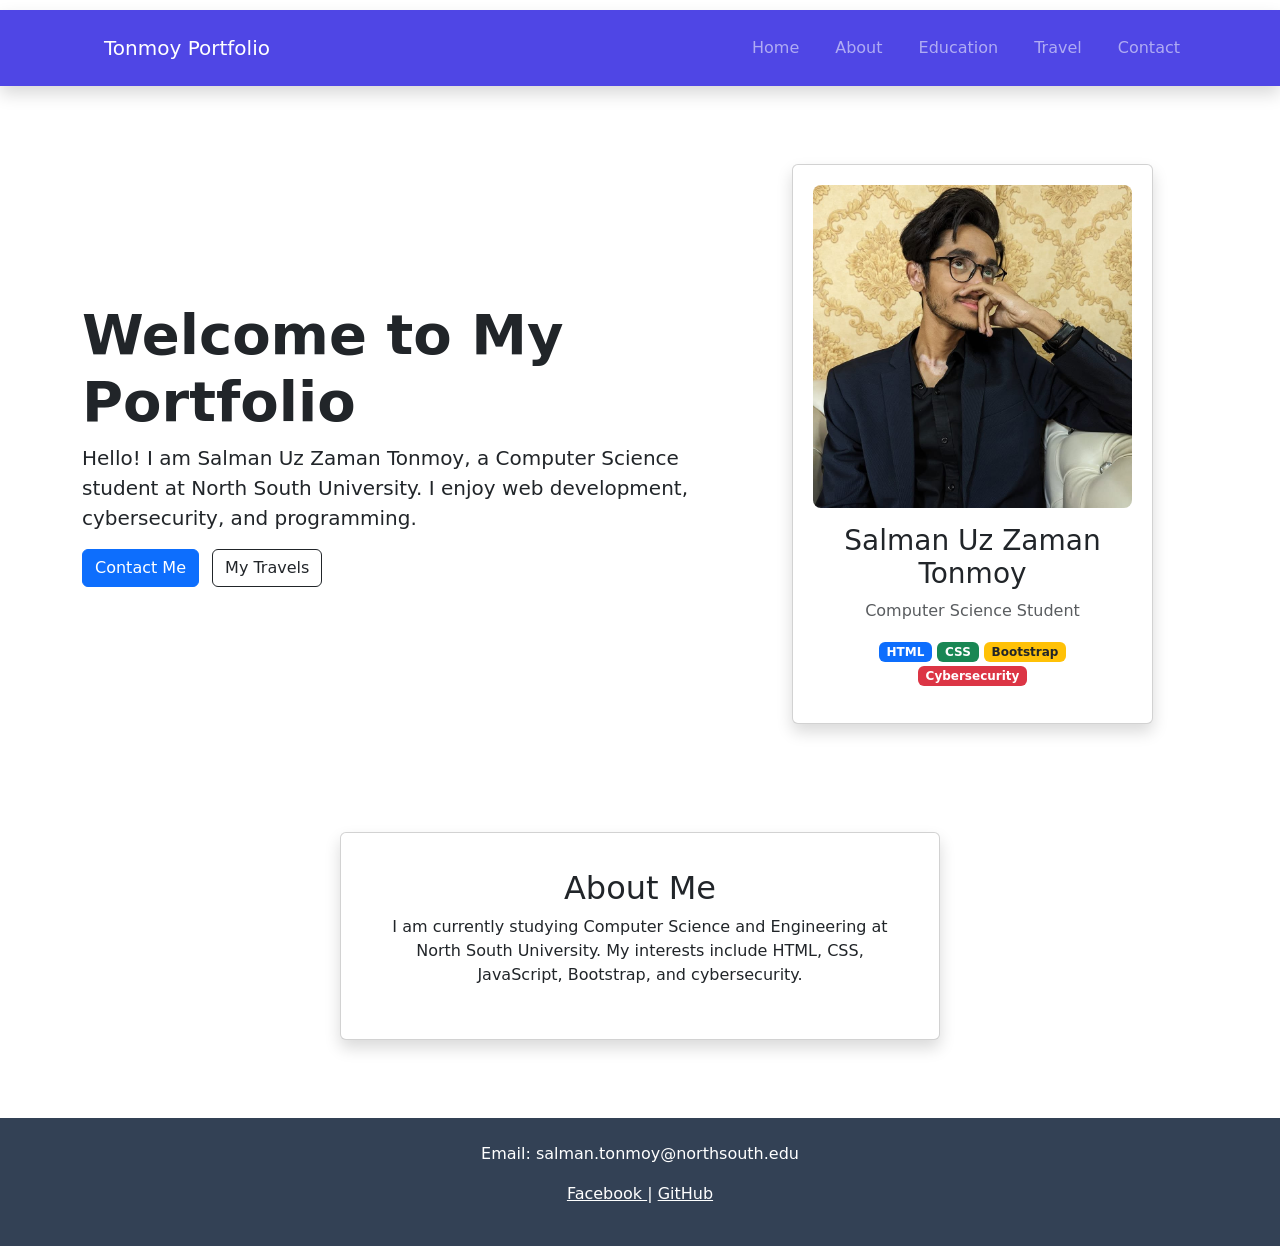
<file: index.html>
<!DOCTYPE html>
<html lang="en">
<head>
    <meta charset="UTF-8">
    <title>My Portfolio</title>
    <link rel="stylesheet" href="style.css">
    <link href="https://cdn.jsdelivr.net/npm/bootstrap@5.3.8/dist/css/bootstrap.min.css" rel="stylesheet">
</head>
<body class="d-flex flex-column min-vh-100">

<nav class="navbar navbar-expand-lg navbar-dark shadow"
     style="background-color:#4F46E5;">

<div class="container">

<a class="navbar-brand" href="index.html">

Tonmoy Portfolio

</a>

<button class="navbar-toggler"

type="button"

data-bs-toggle="collapse"

data-bs-target="#navbarNav">

<span class="navbar-toggler-icon"></span>

</button>

<div class="collapse navbar-collapse"

id="navbarNav">

<ul class="navbar-nav ms-auto">

<li class="nav-item">

<a class="nav-link"

href="index.html">

Home

</a>

</li>

<li class="nav-item">

<a class="nav-link"

href="about.html">

About

</a>

</li>

<li class="nav-item">

<a class="nav-link"

href="education.html">

Education

</a>

</li>

<li class="nav-item">

<a class="nav-link"
href="travel.html">

Travel

</a>

</li>

<li class="nav-item">

<a class="nav-link"

href="contact.html">

Contact

</a>

</li>

</ul>

</div>

</div>

</nav>

<main class="flex-grow-1">

<div class="container py-5">

    <div class="row align-items-center">

        <div class="col-md-7">

            <h1 class="display-4 fw-bold">
                Welcome to My Portfolio
            </h1>

            <p class="lead">
                Hello! I am <strong>Salman Uz Zaman Tonmoy</strong>, a Computer
                Science student at North South University. I enjoy web
                development, cybersecurity, and programming.
            </p>

            

            <a href="contact.html" class="btn btn-primary me-2">
                Contact Me
            </a>

            <a href="travel.html" class="btn btn-outline-dark">
                My Travels
            </a>

        </div>

        <div class="col-md-5">

            <div class="card shadow">

                <img src="images/profile.jpg"
                     class="card-img-top"
                     alt="Profile">

                <div class="card-body text-center">

                    <h3>Salman Uz Zaman Tonmoy</h3>

                    <p class="text-muted">
                        Computer Science Student
                    </p>

                    <span class="badge bg-primary">HTML</span>

                    <span class="badge bg-success">CSS</span>

                    <span class="badge bg-warning text-dark">Bootstrap</span>

                    <span class="badge bg-danger">Cybersecurity</span>

                </div>

            </div>

        </div>

    </div>

</div>

<div class="container mb-5">

    <div class="card shadow">

        <div class="card-body">

            <h2>About Me</h2>

            <p>
                I am currently studying Computer Science and Engineering
                at North South University. My interests include HTML,
                CSS, JavaScript, Bootstrap, and cybersecurity.
            </p>

        </div>

    </div>

</div>

</main>

<footer class="text-white text-center p-4"
        style="background-color:#334155;">

    <p>Email: salman.tonmoy@northsouth.edu</p>

    <p>

        <a href="https://facebook.com"
           class="text-white">

            Facebook

        </a>

        |

        <a href="https://github.com/s-alman867/cse-482"
           class="text-white">

            GitHub

        </a>

    </p>

</footer>
    <script src="https://cdn.jsdelivr.net/npm/bootstrap@5.3.8/dist/js/bootstrap.bundle.min.js"></script>
</body>
</html>
</file>
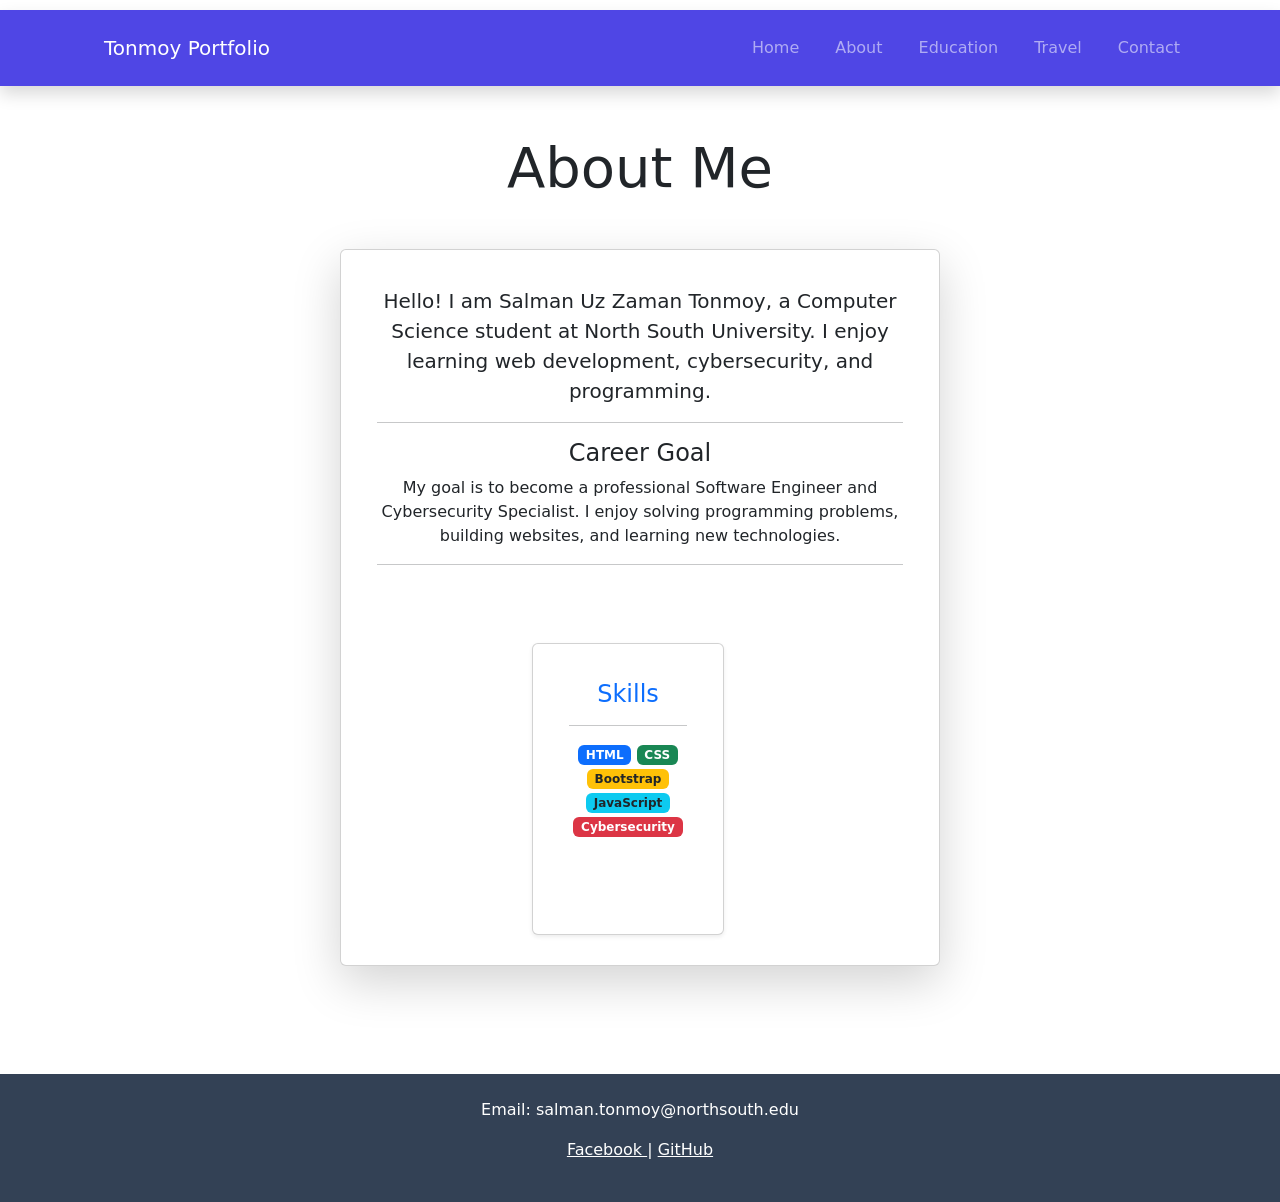
<file: about.html>
<!DOCTYPE html>
<html lang="en">
<head>
    <meta charset="UTF-8">
    <title>My Portfolio</title>
    <link rel="stylesheet" href="style.css">
    <link href="https://cdn.jsdelivr.net/npm/bootstrap@5.3.8/dist/css/bootstrap.min.css" rel="stylesheet">
</head>
<body class="d-flex flex-column min-vh-100">

<nav class="navbar navbar-expand-lg navbar-dark shadow"
     style="background-color:#4F46E5;">

<div class="container">

<a class="navbar-brand" href="index.html">

Tonmoy Portfolio

</a>

<button class="navbar-toggler"

type="button"

data-bs-toggle="collapse"

data-bs-target="#navbarNav">

<span class="navbar-toggler-icon"></span>

</button>

<div class="collapse navbar-collapse"

id="navbarNav">

<ul class="navbar-nav ms-auto">

<li class="nav-item">

<a class="nav-link"

href="index.html">

Home

</a>

</li>

<li class="nav-item">

<a class="nav-link"

href="about.html">

About

</a>

</li>

<li class="nav-item">

<a class="nav-link"

href="education.html">

Education

</a>

</li>

<li class="nav-item">

<a class="nav-link"
href="travel.html">

Travel

</a>

</li>

<li class="nav-item">

<a class="nav-link"

href="contact.html">

Contact

</a>

</li>

</ul>

</div>

</div>

</nav>

<main class="flex-grow-1">

<div class="container py-5">

    <h1 class="text-center display-4 mb-5">
        About Me
    </h1>

    <div class="card shadow-lg">

        <div class="card-body">

            

            <p class="lead">
                Hello! I am <strong>Salman Uz Zaman Tonmoy</strong>, a Computer
                Science student at North South University. I enjoy learning
                web development, cybersecurity, and programming.
            </p>

            <hr>

            <h4>Career Goal</h4>

            <p>
                My goal is to become a professional Software Engineer and
                Cybersecurity Specialist. I enjoy solving programming problems,
                building websites, and learning new technologies.
            </p>

            <hr>

           <div class="row mt-4">

    
            <div class="row justify-content-center mt-4">
    <div class="col-md-6 mb-4">

        <div class="card shadow-sm h-100">

            <div class="card-body">

                <h4 class="card-title text-primary">
                    Skills
                </h4>

                <hr>

                <span class="badge bg-primary">HTML</span>
                <span class="badge bg-success">CSS</span>
                <span class="badge bg-warning text-dark">Bootstrap</span>
                <span class="badge bg-info text-dark">JavaScript</span>
                <span class="badge bg-danger">Cybersecurity</span>

            </div>

        </div>

    </div>



</div>

        </div>

    </div>

</div>

</main>

<footer class="text-white text-center p-4"
        style="background-color:#334155;">

    <p>Email: salman.tonmoy@northsouth.edu</p>

    <p>

        <a href="https://facebook.com"
           class="text-white">

            Facebook

        </a>

        |

        <a href="https://github.com/s-alman867/cse-482"
           class="text-white">

            GitHub

        </a>

    </p>

</footer>
    <script src="https://cdn.jsdelivr.net/npm/bootstrap@5.3.8/dist/js/bootstrap.bundle.min.js"></script>
</body>
</html>
</file>
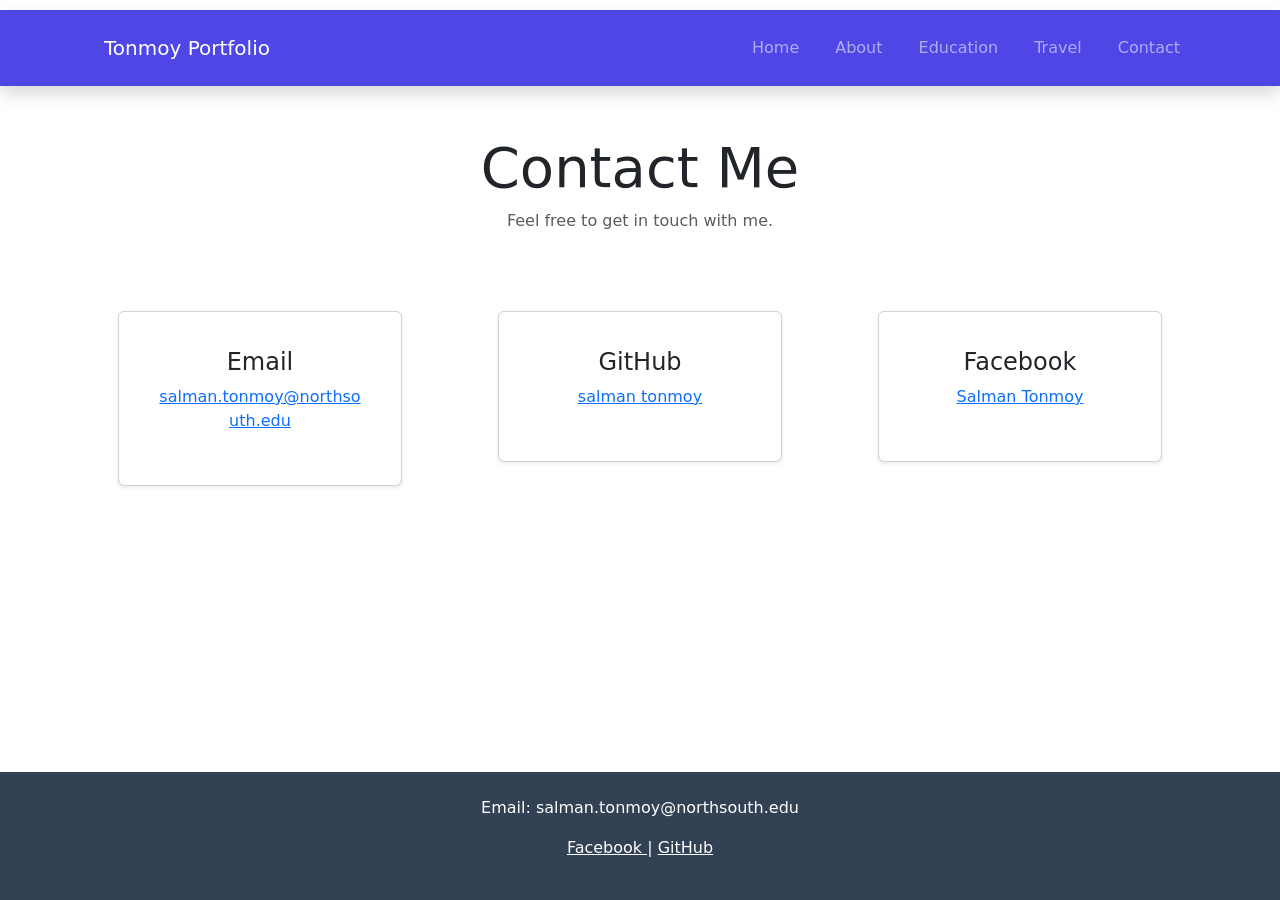
<file: contact.html>
<!DOCTYPE html>
<html lang="en">
<head>
    <meta charset="UTF-8">
    <title>My Portfolio</title>
    <link rel="stylesheet" href="style.css">
    <link href="https://cdn.jsdelivr.net/npm/bootstrap@5.3.8/dist/css/bootstrap.min.css" rel="stylesheet">
</head>
<body class="d-flex flex-column min-vh-100">

<nav class="navbar navbar-expand-lg navbar-dark shadow"
     style="background-color:#4F46E5;">

<div class="container">

<a class="navbar-brand" href="index.html">

Tonmoy Portfolio

</a>

<button class="navbar-toggler"

type="button"

data-bs-toggle="collapse"

data-bs-target="#navbarNav">

<span class="navbar-toggler-icon"></span>

</button>

<div class="collapse navbar-collapse"

id="navbarNav">

<ul class="navbar-nav ms-auto">

<li class="nav-item">

<a class="nav-link"

href="index.html">

Home

</a>

</li>

<li class="nav-item">

<a class="nav-link"

href="about.html">

About

</a>

</li>

<li class="nav-item">

<a class="nav-link"

href="education.html">

Education

</a>

</li>

<li class="nav-item">

<a class="nav-link"
href="travel.html">

Travel

</a>

</li>

<li class="nav-item">

<a class="nav-link"

href="contact.html">

Contact

</a>

</li>

</ul>

</div>

</div>

</nav>
<main class="flex-grow-1">

<div class="container py-5">

    <h1 class="text-center display-4 mb-2">
        Contact Me
    </h1>

    <p class="text-center text-muted mb-5">
        Feel free to get in touch with me.
    </p>

    

    <div class="row text-center mt-5">

    <div class="col-md-4">

        <div class="card shadow-sm">

            <div class="card-body">

                <h4>Email</h4>

                <p>
                    <a href="mailto:salman.tonmoy@northsouth.edu">salman.tonmoy@northsouth.edu</a>
                </p>

            </div>

        </div>

    </div>

    <div class="col-md-4">

        <div class="card shadow-sm">

            <div class="card-body">

                <h4>GitHub</h4>

                <p><a href="https://github.com/s-alman867/cse-482">salman tonmoy</a></p>

            </div>

        </div>

    </div>

    <div class="col-md-4">

        <div class="card shadow-sm">

            <div class="card-body">

                <h4>Facebook</h4>

                <p><a href="https://www.facebook.com/salman.tonmoy.69">Salman Tonmoy</a></p>

            </div>

        </div>

    </div>

</div>

</div>
</main>

<footer class="text-white text-center p-4"
        style="background-color:#334155;">

    <p>Email: salman.tonmoy@northsouth.edu</p>

    <p>

        <a href="https://www.facebook.com/salman.tonmoy.69"
           class="text-white">

            Facebook

        </a>

        |

        <a href="https://github.com/s-alman867/cse-482"
           class="text-white">

            GitHub

        </a>

    </p>

</footer>
    <script src="https://cdn.jsdelivr.net/npm/bootstrap@5.3.8/dist/js/bootstrap.bundle.min.js"></script>
</body>
</html>
</file>
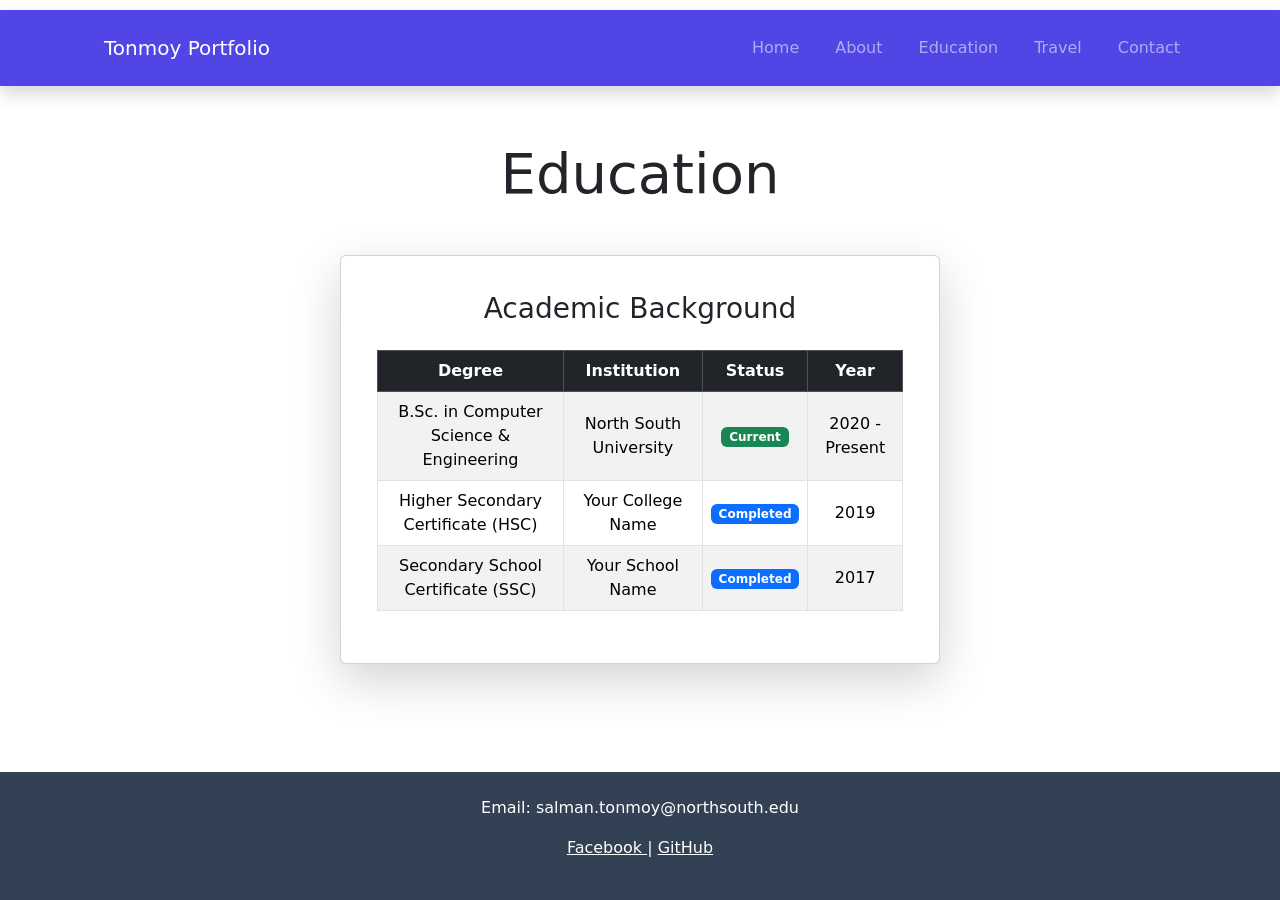
<file: education.html>
<!DOCTYPE html>
<html lang="en">
<head>
    <meta charset="UTF-8">
    <title>My Portfolio</title>
    <link rel="stylesheet" href="style.css">
    <link href="https://cdn.jsdelivr.net/npm/bootstrap@5.3.8/dist/css/bootstrap.min.css" rel="stylesheet">
</head>
<body class="d-flex flex-column min-vh-100">

<nav class="navbar navbar-expand-lg navbar-dark shadow"
     style="background-color:#4F46E5;">

<div class="container">

<a class="navbar-brand" href="index.html">

Tonmoy Portfolio

</a>

<button class="navbar-toggler"

type="button"

data-bs-toggle="collapse"

data-bs-target="#navbarNav">

<span class="navbar-toggler-icon"></span>

</button>

<div class="collapse navbar-collapse"

id="navbarNav">

<ul class="navbar-nav ms-auto">

<li class="nav-item">

<a class="nav-link"

href="index.html">

Home

</a>

</li>

<li class="nav-item">

<a class="nav-link"

href="about.html">

About

</a>

</li>

<li class="nav-item">

<a class="nav-link"

href="education.html">

Education

</a>

</li>

<li class="nav-item">

<a class="nav-link"
href="travel.html">

Travel

</a>

</li>

<li class="nav-item">

<a class="nav-link"

href="contact.html">

Contact

</a>

</li>

</ul>

</div>

</div>

</nav>

<main class="flex-grow-1"></main>

<div class="container py-5">

    <h1 class="text-center display-4 mb-5">
        Education
    </h1>

    <div class="card shadow-lg">

        <div class="card-body">

            <h3 class="text-center mb-4">
                Academic Background
            </h3>

            <div class="table-responsive">

                <table class="table table-striped table-hover table-bordered text-center align-middle">

                    <thead class="table-dark">

                        <tr>

                            <th>Degree</th>

                            <th>Institution</th>

                            <th>Status</th>

                            <th>Year</th>

                        </tr>

                    </thead>

                    <tbody>

                        <tr>

                            <td>B.Sc. in Computer Science & Engineering</td>

                            <td>North South University</td>

                            <td>
                                <span class="badge bg-success">Current</span>
                            </td>

                            <td>2020 - Present</td>

                        </tr>

                        <tr>

                            <td>Higher Secondary Certificate (HSC)</td>

                            <td>Your College Name</td>

                            <td>
                                <span class="badge bg-primary">Completed</span>
                            </td>

                            <td>2019</td>

                        </tr>

                        <tr>

                            <td>Secondary School Certificate (SSC)</td>

                            <td>Your School Name</td>

                            <td>
                                <span class="badge bg-primary">Completed</span>
                            </td>

                            <td>2017</td>

                        </tr>

                    </tbody>

                </table>

            </div>

        </div>

    </div>

</div>
</main>

<footer class="text-white text-center p-4"
        style="background-color:#334155;">

    <p>Email: salman.tonmoy@northsouth.edu</p>

    <p>

        <a href="https://facebook.com"
           class="text-white">

            Facebook

        </a>

        |

        <a href="https://github.com/s-alman867/cse-482"
           class="text-white">

            GitHub

        </a>

    </p>

</footer>
    <script src="https://cdn.jsdelivr.net/npm/bootstrap@5.3.8/dist/js/bootstrap.bundle.min.js"></script>
</body>
</html>
</file>
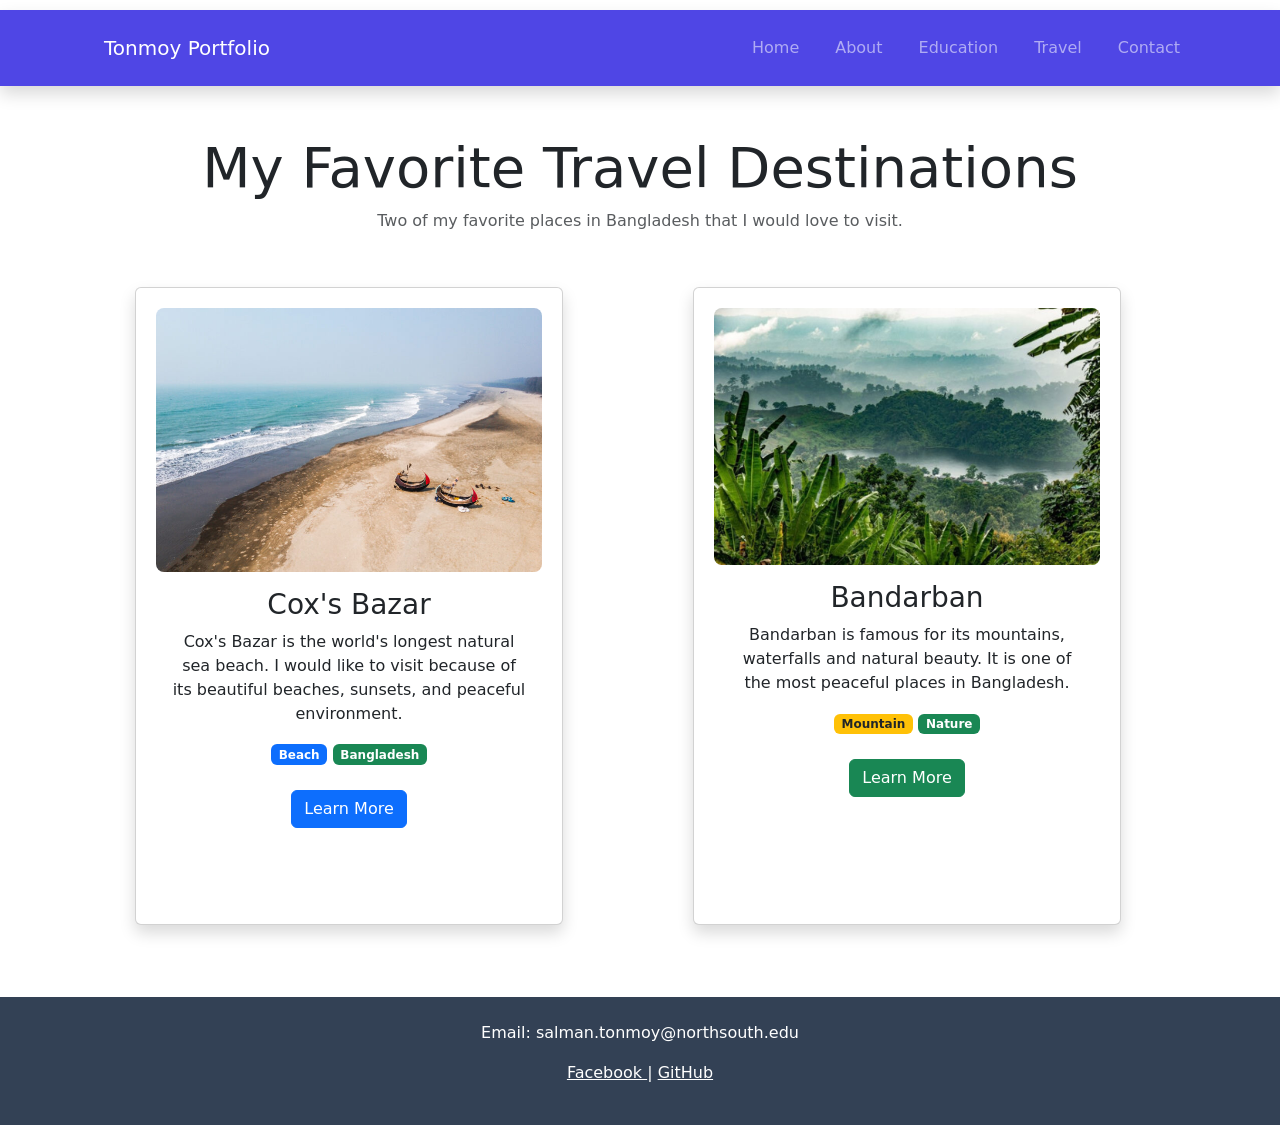
<file: travel.html>
<!DOCTYPE html>
<html lang="en">
<head>
    <meta charset="UTF-8">
    <title>Travel</title>
    <link rel="stylesheet" href="style.css">
    <link href="https://cdn.jsdelivr.net/npm/bootstrap@5.3.8/dist/css/bootstrap.min.css" rel="stylesheet">
</head>
<body>

<nav class="navbar navbar-expand-lg navbar-dark shadow"
     style="background-color:#4F46E5;">

<div class="container">

<a class="navbar-brand" href="index.html">

Tonmoy Portfolio

</a>

<button class="navbar-toggler"

type="button"

data-bs-toggle="collapse"

data-bs-target="#navbarNav">

<span class="navbar-toggler-icon"></span>

</button>

<div class="collapse navbar-collapse"

id="navbarNav">

<ul class="navbar-nav ms-auto">

<li class="nav-item">

<a class="nav-link"

href="index.html">

Home

</a>

</li>

<li class="nav-item">

<a class="nav-link"

href="about.html">

About

</a>

</li>

<li class="nav-item">

<a class="nav-link"

href="education.html">

Education

</a>

</li>

<li class="nav-item">

<a class="nav-link"
href="travel.html">

Travel

</a>

</li>

<li class="nav-item">

<a class="nav-link"

href="contact.html">

Contact

</a>

</li>

</ul>

</div>

</div>

</nav>

<main class="flex-grow-1">

<div class="container py-5">

    <h1 class="text-center display-4 mb-2">
        My Favorite Travel Destinations
    </h1>

    <p class="text-center text-muted mb-5">
        Two of my favorite places in Bangladesh that I would love to visit.
    </p>

    <div class="row g-4">
<div class="row">
<div class="col-md-6 mb-4">

<div class="card shadow h-100">

<img src="images/coxs-bazar.jpg"
class="card-img-top"
alt="Cox's Bazar">

<div class="card-body">

<h3>Cox's Bazar</h3>

<p>

Cox's Bazar is the world's longest natural sea beach.
I would like to visit because of its beautiful beaches,
sunsets, and peaceful environment.

</p>

<span class="badge bg-primary">

Beach

</span>

<span class="badge bg-success">

Bangladesh

</span>

<br><br>

<a href="#"
class="btn btn-primary">

Learn More

</a>

</div>

</div>

</div>

<div class="col-md-6 mb-4">

<div class="card shadow h-100">

<img src="images/bandarban.jpg"
class="card-img-top"
alt="Bandarban">

<div class="card-body">

<h3>Bandarban</h3>

<p>

Bandarban is famous for its mountains,
waterfalls and natural beauty.
It is one of the most peaceful places in Bangladesh.

</p>

<span class="badge bg-warning text-dark">

Mountain

</span>

<span class="badge bg-success">

Nature

</span>

<br><br>

<a href="#"
class="btn btn-success">

Learn More

</a>

</div>

</div>

</div>
</div>

</div>
</main>
<footer class="text-white text-center p-4"
        style="background-color:#334155;">

    <p>Email: salman.tonmoy@northsouth.edu</p>

    <p>

        <a href="https://facebook.com"
           class="text-white">

            Facebook

        </a>

        |

        <a href="https://github.com/s-alman867/cse-482"
           class="text-white">

            GitHub

        </a>

    </p>

</footer>
    <script src="https://cdn.jsdelivr.net/npm/bootstrap@5.3.8/dist/js/bootstrap.bundle.min.js"></script>
</body>
</html>
</file>
<file: style.css>
body {
    margin: 0;
    font-family: Arial, sans-serif;
    background: #F8FAFC;
    color: #1E293B;
}

header {
    background: #2c3e50;
    color: white;
    text-align: center;
    padding: 20px;
}

nav {
    margin-top: 10px;
}

nav a {
    color: white;
    text-decoration: none;
    margin: 10px;
    padding: 8px 12px;
}

nav a:hover {
    background: #3498db;
    border-radius: 5px;
}

.active {
    background: #3498db;
    border-radius: 5px;
}

.hero {
    text-align: center;
    padding: 40px;
}

.card {
    width: 80%;
    max-width: 600px;
    background: white;
    margin: 30px auto;
    padding: 20px;
    text-align: center;
    border-radius: 10px;
    transition: 0.3s;
}

.card:hover {
    transform: scale(1.03);
}

.card img {
    width: 100%;
    border-radius: 8px;
}

footer {
    background: #2c3e50;
    color: white;
    text-align: center;
    padding: 15px;
    margin-top: 30px;
}

footer a {
    color: white;
}

@media (max-width:768px) {
    nav a {
        display: block;
        margin: 10px;
    }

    .card {
        width: 95%;
    }
}
</file>
